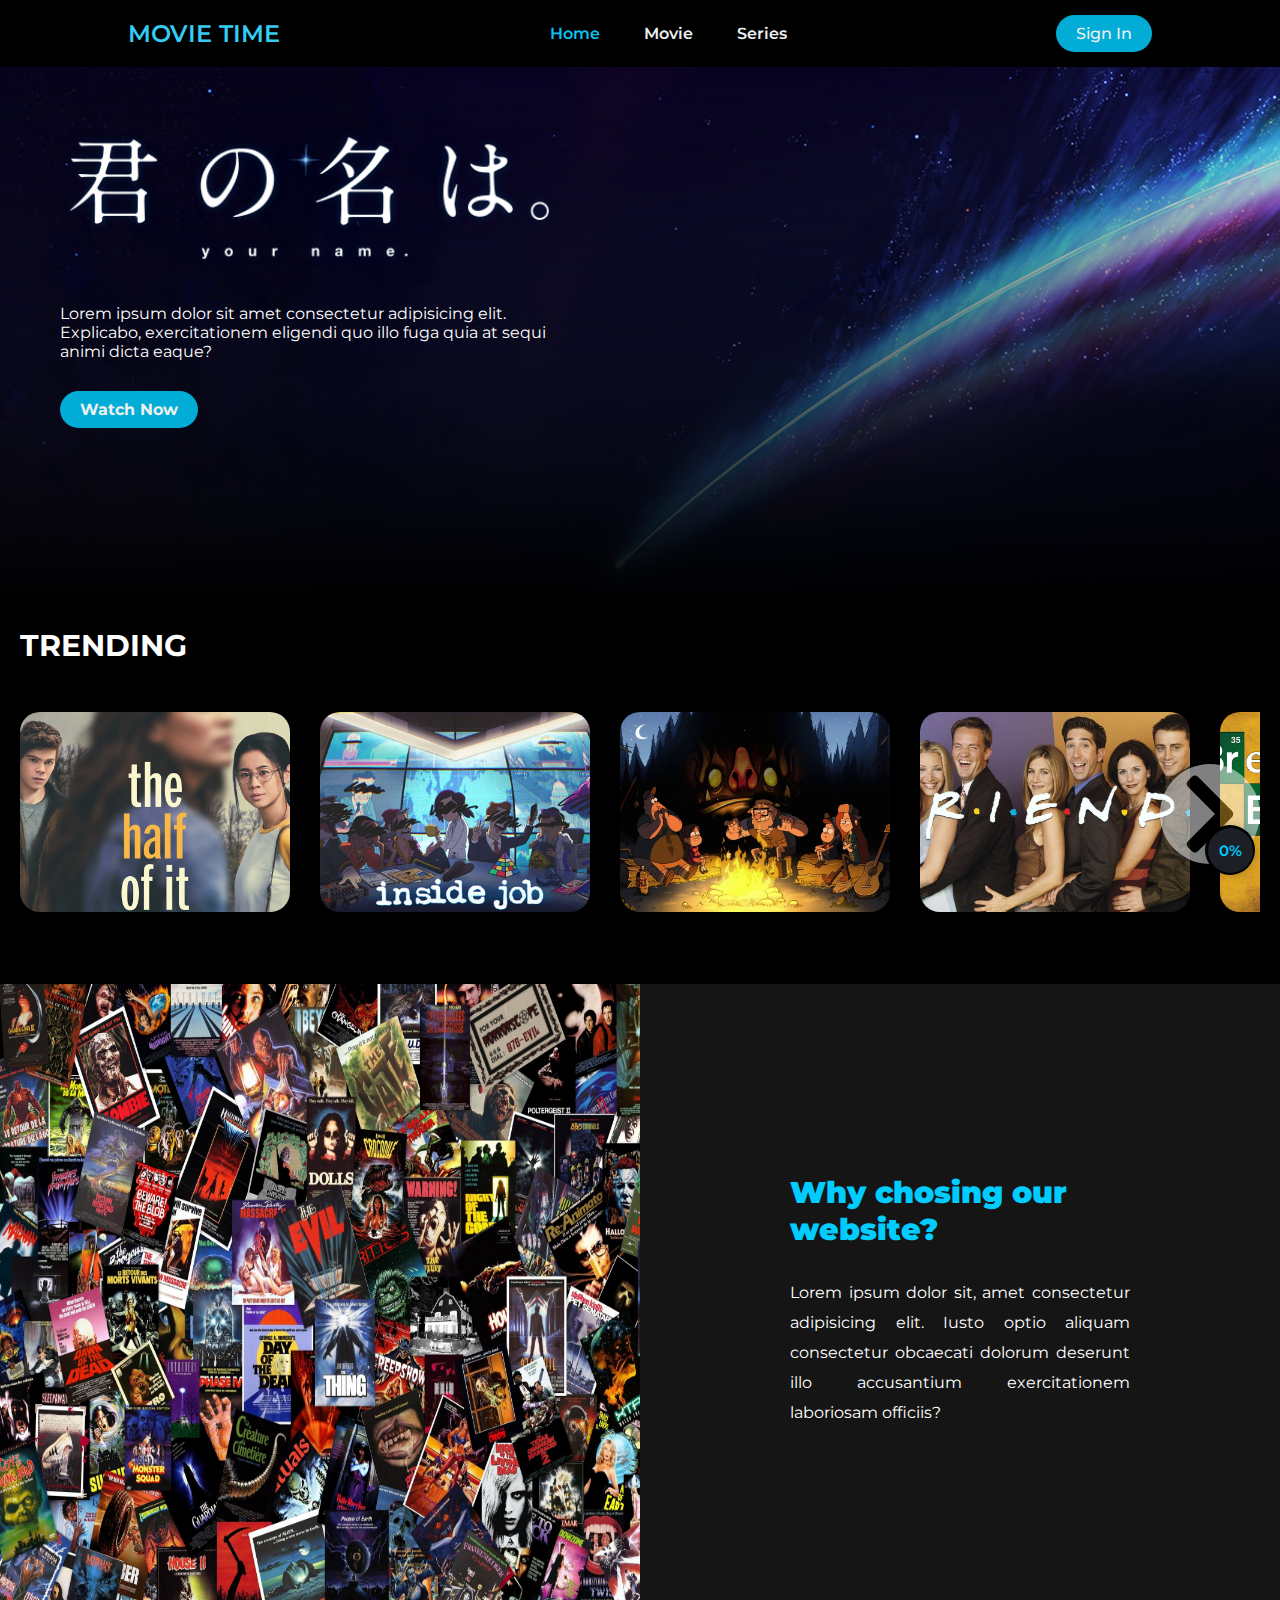
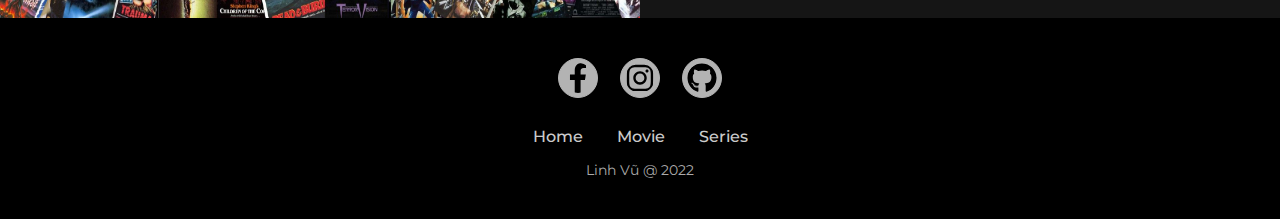
<file: index.html>
<!DOCTYPE html>
<html lang="en">
<head>
    <meta charset="UTF-8">
    <meta http-equiv="X-UA-Compatible" content="IE=edge">
    <meta name="viewport" content="width=device-width, initial-scale=1.0">
    <title>Movie Time</title>
    <link rel="shortcut icon" href="icons/title.ico">
    <script src="https://ajax.googleapis.com/ajax/libs/jquery/3.5.1/jquery.min.js"></script>
    <link rel="stylesheet" href="style.css">
</head>
<body>
    <header>
        <a href="index.html" id="logo">MOVIE TIME</a>
        <nav>
            <ul class="nav-menu" id="nav-menu">
                <li><a href="index.html" style="color: #0ac0ee;">Home</a></li>
                <li><a href="movie.html">Movie</a></li>
                <li><a href="series.html">Series</a></li>
                <!-- <li><a href="about.html">About</a></li> -->
            </ul>
        </nav>
        <a class="btn-sign-in" href="#">
            <button>Sign In</button>
        </a>

        <button class="hamburger">
            <span></span>
            <span></span>
            <span></span>
        </button>
    </header>

    <nav class="mobile-nav">
        <a href="index.html" style="color: #0ac0ee;">Home</a>
        <a href="movie.html">Movie</a>
        <a href="series.html">Series</a>
        <!-- <a href="about.html">About</a> -->
        <a class="btn-sign-in" href="#">Sign In</a>
    </nav>


    <div class="main-content">
        <!-- FEATURED MOVIE -->
        <div class="featured-movie" style="background: linear-gradient(to bottom, rgba(0, 0, 0, 0), #000000), url('images/cover.jpg');">
            <img class="featured-title" src="images/cover-title.png" alt="">
            <p class="featured-des">Lorem ipsum dolor sit amet consectetur adipisicing elit. Explicabo, exercitationem eligendi quo illo fuga quia at sequi animi dicta eaque?</p>
            <button class="featured-btn">Watch Now</button>
        </div>

        <div class="movie-list">
            <div class="movie-list-title">TRENDING</div>
            <div class="list-wrapper">
                <div class="trending-list">
                    <div class="trending-item">
                        <img src="images/trending1.jpg" alt="movie poster" class="trending-img">
                        <span class="trending-item-title">the half of it</span>
                        <p class="trending-item-des">Lorem ipsum dolor sit amet consectetur adipisicing elit. Iusto, corporis.</p>
                        <button class="trending-item-btn">Watch</button>
                    </div>
                    <div class="trending-item">
                        <img src="images/trending3.jpg" alt="movie poster" class="trending-img">
                        <span class="trending-item-title">inside job</span>
                        <p class="trending-item-des">Lorem ipsum dolor sit amet consectetur adipisicing elit. Iusto, corporis.</p>
                        <button class="trending-item-btn">Watch</button>
                    </div>
                    <div class="trending-item">
                        <img src="images/trending4.jpg" alt="movie poster" class="trending-img">
                        <span class="trending-item-title">Gravity Falls</span>
                        <p class="trending-item-des">Lorem ipsum dolor sit amet consectetur adipisicing elit. Iusto, corporis.</p>
                        <button class="trending-item-btn">Watch</button>
                    </div>
                    <div class="trending-item">
                        <img src="images/trending5.jpg" alt="movie poster" class="trending-img">
                        <span class="trending-item-title">F.R.I.E.N.D.S</span>
                        <p class="trending-item-des">Lorem ipsum dolor sit amet consectetur adipisicing elit. Iusto, corporis.</p>
                        <button class="trending-item-btn">Watch</button>
                    </div>
                    <div class="trending-item">
                        <img src="images/trending6.jpg" alt="movie poster" class="trending-img">
                        <span class="trending-item-title">Breaking Bad</span>
                        <p class="trending-item-des">Lorem ipsum dolor sit amet consectetur adipisicing elit. Iusto, corporis.</p>
                        <button class="trending-item-btn">Watch</button>
                    </div>
                    <div class="trending-item">
                        <img src="images/trending2.jpg" alt="movie poster" class="trending-img">
                        <span class="trending-item-title">Spider-man: No Way Home</span>
                        <p class="trending-item-des">Lorem ipsum dolor sit amet consectetur adipisicing elit. Iusto, corporis.</p>
                        <button class="trending-item-btn">Watch</button>
                    </div>
                </div>
                <img class="arrow go-right" src="icons/right-arrow.svg" alt="arrow">
            </div>    
        </div> 
    </div>


    <!-- ABOUT SECTION -->
    <div class="about">
        <div class="about-section">
            <div class="inner-container">
                <h3>Why chosing our website?</h3>
                <p>
                    Lorem ipsum dolor sit, amet consectetur adipisicing elit. Iusto optio aliquam consectetur obcaecati dolorum deserunt illo accusantium exercitationem laboriosam officiis?
                </p>
            </div>
        </div>
    </div>

    <!-- SIGN IN -->
    <div class="sign-in">
        <form class="sign-in-form">
            <h1>Login</h1>

            <div class="form-value">
                <input type="text" placeholder="Username" required>
            </div>
            <div class="form-value">
                <input type="password" placeholder="Password" required>
            </div>

            <input type="submit" class="sign-in-btn" value="Login">
            <div class="exit-sign-in">
                <span></span>
                <span></span>
            </div>
        </form>
        
    </div>


    <!-- SCROLL-BAR -->
    <div class="progress">
        <span class="progress-value">
            <p></p>
        </span>
    </div>

    <footer class="footer">
        <div class="social-media">
            <a href="https://www.facebook.com/frostguy112902" target="_blank"><img class="social-icon" src="icons/facebook.svg" alt="Facebook Page"></a>
            <a href="https://www.instagram.com/frost.1129/?hl=vi" target="_blank"><img class="social-icon" src="icons/instagram.svg" alt="Instagram Page"></a>
            <a href="https://github.com/frost1129" target="_blank"><img class="social-icon" src="icons/github.svg" alt="Github Page"></a>
        </div>
        <ul class="nav-list">
            <li><a href="index.html">Home</a></li>
            <li><a href="movie.html">Movie</a></li>
            <li><a href="series.html">Series</a></li>
            <!-- <li><a href="about.html">About</a></li> -->
        </ul>

        <p class="copyright">Linh Vũ @ 2022</p>
    </footer>

    <!-- SCRIPT -->
    <script src="app.js"></script>
</body>
</html>
</file>
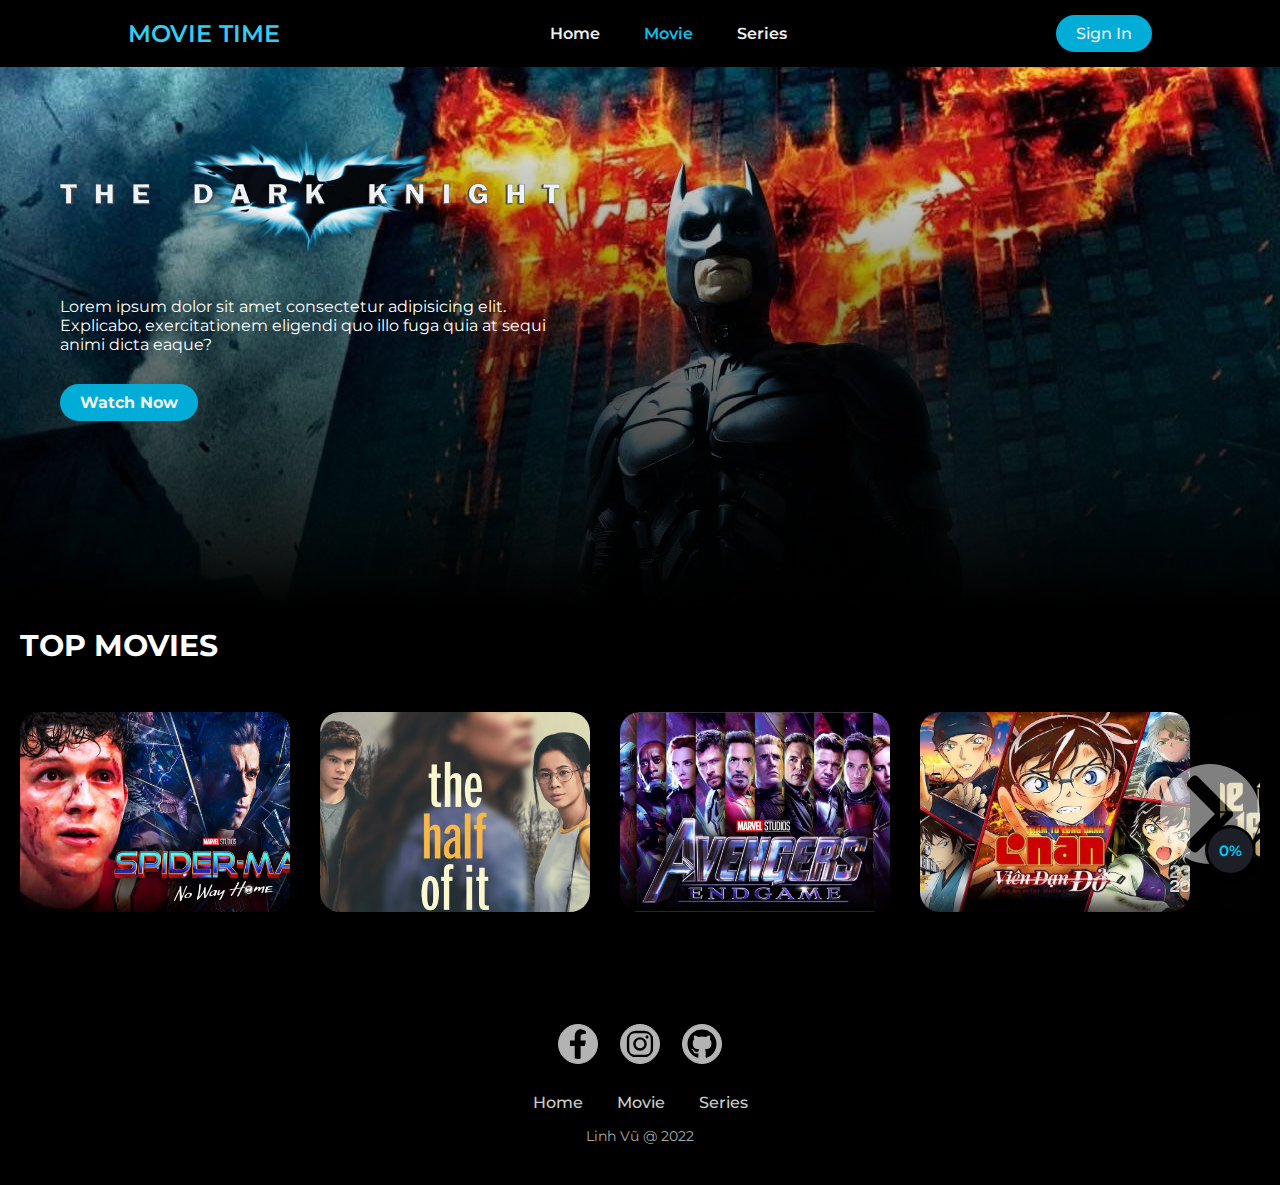
<file: movie.html>
<!DOCTYPE html>
<html lang="en">
<head>
    <meta charset="UTF-8">
    <meta http-equiv="X-UA-Compatible" content="IE=edge">
    <meta name="viewport" content="width=device-width, initial-scale=1.0">
    <title>Movie Time</title>
    <link rel="shortcut icon" href="icons/title.ico">
    <script src="https://ajax.googleapis.com/ajax/libs/jquery/3.5.1/jquery.min.js"></script>
    <link rel="stylesheet" href="style.css">
</head>
<body>
    <header>
        <a href="index.html" id="logo">MOVIE TIME</a>
        <nav>
            <ul class="nav-menu" id="nav-menu">
                <li><a href="index.html">Home</a></li>
                <li><a href="movie.html" style="color: #0ac0ee;">Movie</a></li>
                <li><a href="series.html">Series</a></li>
                <!-- <li><a href="about.html">About</a></li> -->
            </ul>
        </nav>
        <a class="btn-sign-in" href="#">
            <button>Sign In</button>
        </a>

        <button class="hamburger">
            <span></span>
            <span></span>
            <span></span>
        </button>
    </header>

    <nav class="mobile-nav">
        <a href="index.html">Home</a>
        <a href="movie.html">Movie</a>
        <a href="series.html">Series</a>
        <!-- <a href="about.html">About</a> -->
        <a class="btn-sign-in" href="#">Sign In</a>
    </nav>


    <div class="main-content">
        <!-- FEATURED MOVIE -->
        <div class="featured-movie" style="background: linear-gradient(to bottom, rgba(0, 0, 0, 0), #000000), url('images/cover2.jpg');">
            <img class="featured-title" src="images/cover2-title.png" alt="">
            <p class="featured-des">Lorem ipsum dolor sit amet consectetur adipisicing elit. Explicabo, exercitationem eligendi quo illo fuga quia at sequi animi dicta eaque?</p>
            <button class="featured-btn">Watch Now</button>
        </div>

        <div class="movie-list">
            <div class="movie-list-title">TOP MOVIES</div>
            <div class="list-wrapper">
                <div class="trending-list">
                    <div class="trending-item">
                        <img src="images/trending2.jpg" alt="movie poster" class="trending-img">
                        <span class="trending-item-title">Spider-man: No Way Home</span>
                        <p class="trending-item-des">Lorem ipsum dolor sit amet consectetur adipisicing elit. Iusto, corporis.</p>
                        <button class="trending-item-btn">Watch</button>
                    </div>
                    <div class="trending-item">
                        <img src="images/trending1.jpg" alt="movie poster" class="trending-img">
                        <span class="trending-item-title">the half of it</span>
                        <p class="trending-item-des">Lorem ipsum dolor sit amet consectetur adipisicing elit. Iusto, corporis.</p>
                        <button class="trending-item-btn">Watch</button>
                    </div>
                    <div class="trending-item">
                        <img src="images/trending7.jpg" alt="movie poster" class="trending-img">
                        <span class="trending-item-title">Avengers Endgame</span>
                        <p class="trending-item-des">Lorem ipsum dolor sit amet consectetur adipisicing elit. Iusto, corporis.</p>
                        <button class="trending-item-btn">Watch</button>
                    </div>
                    <div class="trending-item">
                        <img src="images/trending8.jpg" alt="movie poster" class="trending-img">
                        <span class="trending-item-title">Conan: Viên đạn đỏ</span>
                        <p class="trending-item-des">Lorem ipsum dolor sit amet consectetur adipisicing elit. Iusto, corporis.</p>
                        <button class="trending-item-btn">Watch</button>
                    </div>
                    <div class="trending-item">
                        <img src="images/trending10.jpg" alt="movie poster" class="trending-img">
                        <span class="trending-item-title">The Godfather</span>
                        <p class="trending-item-des">Lorem ipsum dolor sit amet consectetur adipisicing elit. Iusto, corporis.</p>
                        <button class="trending-item-btn">Watch</button>
                    </div>
                    <div class="trending-item">
                        <img src="images/trending11.jpg" alt="movie poster" class="trending-img">
                        <span class="trending-item-title">Parasite</span>
                        <p class="trending-item-des">Lorem ipsum dolor sit amet consectetur adipisicing elit. Iusto, corporis.</p>
                        <button class="trending-item-btn">Watch</button>
                    </div>
                    <div class="trending-item">
                        <img src="images/trending12.jpg" alt="movie poster" class="trending-img">
                        <span class="trending-item-title">Seven</span>
                        <p class="trending-item-des">Lorem ipsum dolor sit amet consectetur adipisicing elit. Iusto, corporis.</p>
                        <button class="trending-item-btn">Watch</button>
                    </div>
                    
                </div>
                <img class="arrow go-right" src="icons/right-arrow.svg" alt="arrow">
            </div>
            
        </div>
    </div>
    
    <!-- SIGN IN -->
    <div class="sign-in">
        <form class="sign-in-form">
            <h1>Login</h1>

            <div class="form-value">
                <input type="text" placeholder="Username" required>
            </div>
            <div class="form-value">
                <input type="password" placeholder="Password" required>
            </div>

            <input type="submit" class="sign-in-btn" value="Login">
            <div class="exit-sign-in">
                <span></span>
                <span></span>
            </div>
        </form>
        
    </div>

    <!-- SCROLL-BAR -->
    <div class="progress">
        <span class="progress-value">
            <p></p>
        </span>
    </div>

    <footer class="footer">
        <div class="social-media">
            <a href="https://www.facebook.com/frostguy112902" target="_blank"><img class="social-icon" src="icons/facebook.svg" alt="Facebook Page"></a>
            <a href="https://www.instagram.com/frost.1129/?hl=vi" target="_blank"><img class="social-icon" src="icons/instagram.svg" alt="Instagram Page"></a>
            <a href="https://github.com/frost1129" target="_blank"><img class="social-icon" src="icons/github.svg" alt="Github Page"></a>
        </div>
        <ul class="nav-list">
            <li><a href="index.html">Home</a></li>
            <li><a href="movie.html">Movie</a></li>
            <li><a href="series.html">Series</a></li>
            <!-- <li><a href="about.html">About</a></li> -->
        </ul>

        <p class="copyright">Linh Vũ @ 2022</p>
    </footer>

    <!-- SCRIPT -->
    <script src="app.js"></script>
</body>
</html>
</file>
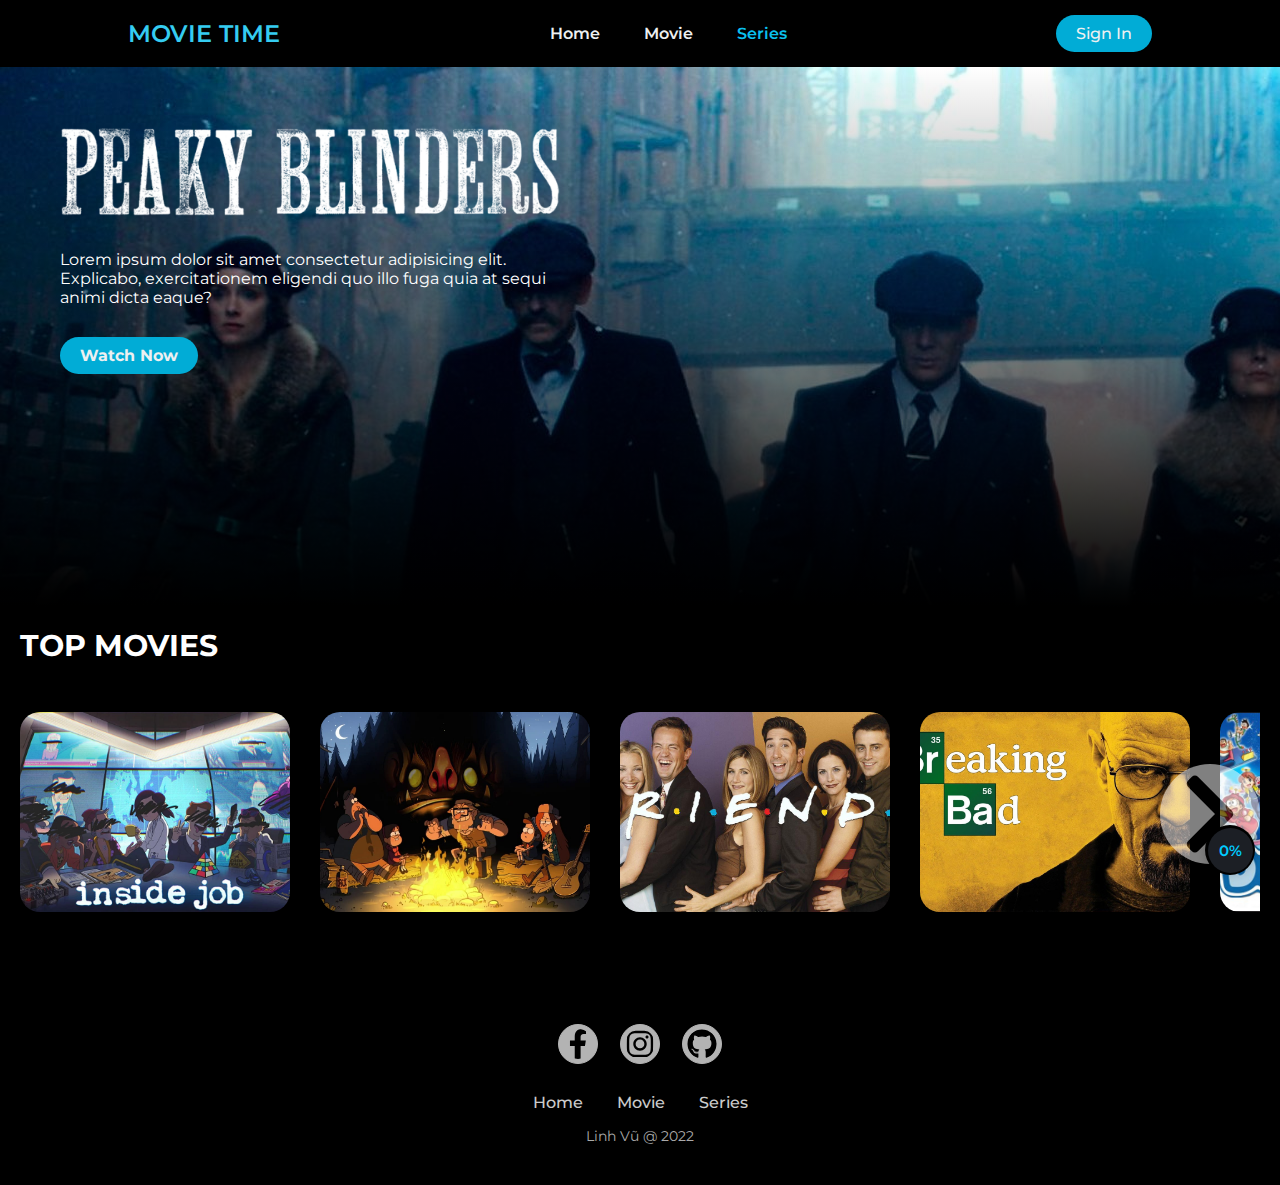
<file: series.html>
<!DOCTYPE html>
<html lang="en">
<head>
    <meta charset="UTF-8">
    <meta http-equiv="X-UA-Compatible" content="IE=edge">
    <meta name="viewport" content="width=device-width, initial-scale=1.0">
    <title>Movie Time</title>
    <link rel="shortcut icon" href="icons/title.ico">
    <script src="https://ajax.googleapis.com/ajax/libs/jquery/3.5.1/jquery.min.js"></script>
    <link rel="stylesheet" href="style.css">
</head>
<body>
    <header>
        <a href="index.html" id="logo">MOVIE TIME</a>
        <nav>
            <ul class="nav-menu" id="nav-menu">
                <li><a href="index.html">Home</a></li>
                <li><a href="movie.html">Movie</a></li>
                <li><a href="series.html" style="color: #0ac0ee;">Series</a></li>
                <!-- <li><a href="about.html">About</a></li> -->
            </ul>
        </nav>
        <a class="btn-sign-in" href="#">
            <button>Sign In</button>
        </a>

        <button class="hamburger">
            <span></span>
            <span></span>
            <span></span>
        </button>
    </header>

    <nav class="mobile-nav">
        <a href="index.html">Home</a>
        <a href="movie.html">Movie</a>
        <a href="series.html">Series</a>
        <!-- <a href="about.html">About</a> -->
        <a class="btn-sign-in" href="#">Sign In</a>
    </nav>


    <div class="main-content">
        <!-- FEATURED MOVIE -->
        <div class="featured-movie" style="background: linear-gradient(to bottom, rgba(0, 0, 0, 0), #000000), url('images/cover3.jpg');">
            <img class="featured-title" src="images/cover3-title.png" alt="">
            <p class="featured-des">Lorem ipsum dolor sit amet consectetur adipisicing elit. Explicabo, exercitationem eligendi quo illo fuga quia at sequi animi dicta eaque?</p>
            <button class="featured-btn">Watch Now</button>
        </div>

        <div class="movie-list">
            <div class="movie-list-title">TOP MOVIES</div>
            <div class="list-wrapper">
                <div class="trending-list">
                    <div class="trending-item">
                        <img src="images/trending3.jpg" alt="movie poster" class="trending-img">
                        <span class="trending-item-title">inside job</span>
                        <p class="trending-item-des">Lorem ipsum dolor sit amet consectetur adipisicing elit. Iusto, corporis.</p>
                        <button class="trending-item-btn">Watch</button>
                    </div>
                    <div class="trending-item">
                        <img src="images/trending4.jpg" alt="movie poster" class="trending-img">
                        <span class="trending-item-title">Gravity Falls</span>
                        <p class="trending-item-des">Lorem ipsum dolor sit amet consectetur adipisicing elit. Iusto, corporis.</p>
                        <button class="trending-item-btn">Watch</button>
                    </div>
                    <div class="trending-item">
                        <img src="images/trending5.jpg" alt="movie poster" class="trending-img">
                        <span class="trending-item-title">F.R.I.E.N.D.S</span>
                        <p class="trending-item-des">Lorem ipsum dolor sit amet consectetur adipisicing elit. Iusto, corporis.</p>
                        <button class="trending-item-btn">Watch</button>
                    </div>
                    <div class="trending-item">
                        <img src="images/trending6.jpg" alt="movie poster" class="trending-img">
                        <span class="trending-item-title">Breaking Bad</span>
                        <p class="trending-item-des">Lorem ipsum dolor sit amet consectetur adipisicing elit. Iusto, corporis.</p>
                        <button class="trending-item-btn">Watch</button>
                    </div>
                    <div class="trending-item">
                        <img src="images/trending9.jpg" alt="movie poster" class="trending-img">
                        <span class="trending-item-title">Doraemon</span>
                        <p class="trending-item-des">Lorem ipsum dolor sit amet consectetur adipisicing elit. Iusto, corporis.</p>
                        <button class="trending-item-btn">Watch</button>
                    </div>
                    <div class="trending-item">
                        <img src="images/trending13.jpg" alt="movie poster" class="trending-img">
                        <span class="trending-item-title">DareDevil</span>
                        <p class="trending-item-des">Lorem ipsum dolor sit amet consectetur adipisicing elit. Iusto, corporis.</p>
                        <button class="trending-item-btn">Watch</button>
                    </div>
                    
                </div>
                <img class="arrow go-right" src="icons/right-arrow.svg" alt="arrow">
            </div>
            
        </div>
    </div>

    <!-- SIGN IN -->
    <div class="sign-in">
        <form class="sign-in-form">
            <h1>Login</h1>

            <div class="form-value">
                <input type="text" placeholder="Username" required>
            </div>
            <div class="form-value">
                <input type="password" placeholder="Password" required>
            </div>

            <input type="submit" class="sign-in-btn" value="Login">
            <div class="exit-sign-in">
                <span></span>
                <span></span>
            </div>
        </form>
        
    </div>
    
    <!-- SCROLL-BAR -->
    <div class="progress">
        <span class="progress-value">
            <p></p>
        </span>
    </div>

    <footer class="footer">
        <div class="social-media">
            <a href="https://www.facebook.com/frostguy112902" target="_blank"><img class="social-icon" src="icons/facebook.svg" alt="Facebook Page"></a>
            <a href="https://www.instagram.com/frost.1129/?hl=vi" target="_blank"><img class="social-icon" src="icons/instagram.svg" alt="Instagram Page"></a>
            <a href="https://github.com/frost1129" target="_blank"><img class="social-icon" src="icons/github.svg" alt="Github Page"></a>
        </div>
        <ul class="nav-list">
            <li><a href="index.html">Home</a></li>
            <li><a href="movie.html">Movie</a></li>
            <li><a href="series.html">Series</a></li>
            <!-- <li><a href="about.html">About</a></li> -->
        </ul>

        <p class="copyright">Linh Vũ @ 2022</p>
    </footer>

    <!-- SCRIPT -->
    <script src="app.js"></script>
</body>
</html>
</file>
<file: style.css>
@import url('https://fonts.googleapis.com/css2?family=Montserrat:wght@500&display=swap');
@import url('https://fonts.googleapis.com/css2?family=Fira+Sans+Condensed:wght@600&display=swap');
* {
    padding: 0px;
    margin: 0px;
    box-sizing: border-box;
    font-size: 16px;
    background-color: #000000;
    font-family: "Montserrat", sans-serif;
}

/* ---------- NAV BAR ---------- */
li, a, button {
    font-weight: 500;
    color: #edf0f1;
    text-decoration: none;
}

header {
    width: 100%;
    background-color: #000000;
    display: flex;
    justify-content: space-between;
    align-items: center;
    padding: 15px 10%;
    z-index: 99;
}
header.sticky-scroll {
    position: fixed;
    top: 0;
    left: 0;
}

#logo {
    z-index: 99;
    cursor: pointer;
    font-family: "Fira Sans Condensed" sans-serif;
    font-size: 24px;
    font-weight: 600;
    color: #35ccf1;
    background: none;
}

.nav-menu {
    list-style: none;
}
.nav-menu li {
    display: inline-block;
    padding: 0px 20px;
}
.nav-menu li a {
    transition: all 0.3s ease 0s;
    font-weight: 600;
}
.nav-menu li a:hover {
    color: #0088a9;
}

button {
    padding: 9px 20px;
    background-color: #01acd6;
    border: none;
    border-radius: 50px;
    cursor: pointer;
    transition: all 0.3s ease 0s;
}
button:hover {
    background-color: rgba(0, 136, 169, 0.8);
}

/* ---------- HAMBURGER MENU ---------- */
.hamburger {
    display: none;
}
.mobile-nav {
    display: none;
}

/* ---------- MOVIE SLIDER ---------- */
.featured-movie {
    padding: 60px;
    height: 60vh;
}
.featured-title {
    width: 500px;
    background-color: rgba(0, 0, 0, 0);
}
.featured-des {
    color: white;
    width: 500px;
    margin: 30px 0px;
    background-color: rgba(0, 0, 0, 0);
}
.featured-btn {
    background-color: #01acd6;
    font-weight: bold;
}

.movie-list-title {
    color: white;
    font-size: 30px;
    font-weight: bold;
}

.movie-list {
    padding: 20px;
}
.list-wrapper {
    position: relative;
    overflow: hidden;
}

.trending-list {
    display: flex;
    height: 300px;
    align-items: center;
}
.trending-item {
    margin-right: 30px;
    position: relative;
    transition: all 1s ease;
}
.trending-item:hover .trending-img {
    transform: scale(1.2);
    margin: 0 15px;
    opacity: 0.5;
}

.trending-item:hover .trending-item-title, .trending-item:hover .trending-item-des, .trending-item:hover .trending-item-btn {
    opacity: 1;
}

.trending-img {
    width: 270px;
    height: 200px;
    object-fit: cover;
    overflow: hidden;
    border-radius: 20px;
    transition: all 0.7s ease-in-out;
}

.trending-item-title {
    color: #01acd6;
    background-color: rgba(0, 0, 0, 0);
    padding: 0 10px;
    font-size: 32px;
    font-weight: bold;
    position: absolute;
    top: 10px;
    left: 30px;
    opacity: 0;
    transition: 1s all ease-in-out;
}
.trending-item-des {
    color: white;
    background-color: rgba(0, 0, 0, 0);
    padding: 10px;
    font-size: 14px;
    position: absolute;
    bottom: 40px;
    left: 30px;
    width: 220px;
    opacity: 0;
    transition: 1s all ease-in-out;
}
.trending-item-btn {
    width: 100px;
    cursor: pointer;
    position: absolute;
    bottom: 10px;
    left: 110px;
    opacity: 0;
    transition: 1s all ease-in-out;
}

.arrow {
    background-color: rgb(255, 255, 255);
    height: 100px;
    width: 100px;
    padding: 5px;
    border-radius: 50%;
    position: absolute;
    top: 100px;
    opacity: 0.5;
    cursor: pointer;
    right: 0px;
}

/* ---------- ABOUT SECTION --------- */
.about {
    min-height: 60vh;
    display: flex;
    align-items: center;
    justify-content: center;
    background-color: #02cafc;
}

.about-section {
    background: url(images/about-us-img.jpg) no-repeat left;
    background-size: 60% 100%;
    background-color: #151515;
    overflow: hidden;
}

.inner-container {
    width: 50%;
    float: right;
    background-color: #151515;
    padding: 150px;
}
.inner-container h3 {
    margin-top: 40px;
    margin-bottom: 30px;
    font-size: 30px;
    font-weight: 900;
    background: none;
    color: #00ccff;
}
.inner-container p {
    color: white;
    background: none;
    line-height: 30px;
    text-align: justify;
    margin-bottom: 40px;
}

/* ---------- SIGN IN --------- */
.sign-in {
    display: none;
}
.sign-in.is-active {
    min-height: 100vh;
    width: 100%;
    position: fixed;
    top: 0;
    background-image: linear-gradient(120deg, #3498dbe8, #8d44add5);
    display: flex;
    align-items: center;
    justify-content: center;
    z-index: 100;
}

.sign-in-form {
    width: 360px;
    background-color: #000000;
    height: 580px;
    padding: 80px 40px;
    border-radius: 10px;
    position: absolute;
}

.sign-in-form h1 {
    text-align: center;
    margin-bottom: 60px;
    background: none;
    font-size: 30px;
    color: #fafafa;
}

.form-value {
    border: none;
    border-bottom: 2px solid #d8d8d8;
    position: relative;
    margin: 30px 0;
}
.form-value label {
    position: absolute;
    top: 50%;
    left: 5px;
    background: none;
    color: #adadad;
    transform: translate(-50%);
    font: 16px;
}
.form-value input {
    font-size: 15px;
    color: #d8d8d8;
    width: 100%;
    border: none;
    outline: none;
    background: none;
    padding: 0 5px;
    height: 50px;
}

.sign-in-btn {
    display: block;
    width: 100%;
    height: 50px;
    border: none;
    border-radius: 10px;
    background: linear-gradient(120deg, #3498db, #8e44ad);
    background-size: 200%;
    color: #fafafa;
    font-weight: 800;
    cursor: pointer;
    transition: all 0.5s ease;
}
.sign-in-btn:hover {
    background-position: right;
}

.exit-sign-in {
    margin-top: 60px;
    width: 100%;
}
.exit-sign-in span {
    display: block;
    width: 40px;
    height: 6px;
    margin-bottom: 5px;
    margin: 0 auto;

    background-color: white;
    border-radius: 6px;
    transition: 0.5s ease all;
}
.exit-sign-in span:nth-child(1) {
    transform: translate(0px, 6px) rotate(45deg);
}
.exit-sign-in span:nth-child(2) {
    transform: rotate(-45deg);
}
.exit-sign-in:hover span {
    background: linear-gradient(120deg, #3498db, #8e44ad);
}

/* ---------- FOOTER --------- */
.footer {
    padding: 40px 0px;
}

.footer img {
    /* background-color: white; */
    height: 40px;
    width: 40px;
    line-height: 35px;
    padding: 4px;
    margin: 0 9px;
    border: 1px solid white;
    border-radius: 50%;
    background-color: white;
    opacity: 0.7;
    display: inline-block;
    transition: all 0.5s ease;
}

.footer .social-media {
    text-align: center;
    padding-bottom: 25px;
}

.footer img:hover {
    opacity: 1;
    cursor: pointer;
    transform: scale(1.2);
}

.footer ul {
    text-align: center;
}

.footer ul li {
    display: inline-block;
    padding: 0 15px;
}
.footer ul li a {
    color: white;
    opacity: 0.8;
}
.footer ul li a:hover {
    opacity: 1;
}

.footer .copyright {
    margin-top: 15px;
    text-align: center;
    font-size: 14px;
    color: #aaa;
}


/* ---------- SCROLLBAR ---------- */
::-webkit-scrollbar {
    display: none;
}

.progress {
    height: 50px;
    width: 50px;
    border-radius: 50%;
    position: fixed;
    bottom: 25px;
    right: 25px;
    box-shadow: 0px 0px 10px rgba(0, 0, 0, 0.2);
    display: grid;
    place-items: center;
    z-index: 90;
}

.progress-value {
    display: block;
    height: calc(100% - 5px);
    width: calc(100% - 5px);
    background-color: #1c1f25;
    border-radius: 50%;
    display: grid;
    place-items: center;
}

.progress-value p {
    background-color: rgba(0, 0, 0, 0);
    color: #00ccff;
    user-select: none;
    font-weight: 600;
    font-size: 15px;
}


/* ---------- MEDIA QUERY ---------- */
@media screen and (max-width: 1200px) {
    .inner-container {
        padding: 80px;
    }
}
@media screen and (max-width: 768px) {
    nav, .btn-sign-in {
        display: none;
    }

    /* ---------- ABOUT SECTION --------- */
    .about {
        min-height: 40%;
    }
    .about-section {
        padding: 40px 40px;
        background-size: cover;
        background-position: center;
    }
    .inner-container {
        width: 100%;
        padding: 20px;
        background: rgba(0, 0, 0, 0.8)
    }

    /* ---------- HAMBURGER MENU ---------- */
    .hamburger {
        display: block;
        position: relative;
        z-index: 1;

        user-select: none;
        background: none;
        padding: 0;
        margin: 0;
        cursor: pointer;
        z-index: 99;
    }
    .hamburger:hover {
        background: none;
    }
    .hamburger span {
        display: block;
        width: 33px;
        height: 4px;
        margin-bottom: 5px;
        position: relative;

        background-color: white;
        border-radius: 6px;
        transform-origin: 0 0;
        transition: 0.5s;
    }
    .hamburger:hover span:nth-child(2) {
        transform: translateX(10px);
        background-color: #0ac0ee;
    }


    .hamburger.is-active span:nth-child(1) {
        transform: translate(0px, -2px) rotate(45deg);
    }
    .hamburger.is-active span:nth-child(3) {
        transform: translate(-3px, 3px) rotate(-45deg);
    }
    .hamburger.is-active span:nth-child(2) {
        transform: translateX(15px);
        opacity: 0;
    }

    .hamburger.is-active:hover span {
        background-color: #0ac0ee;
    }

    /* ---------- MOBILE NAVIGATION ---------- */
    .mobile-nav {
        position: fixed;
        top: 0;
        left: 100%;
        padding-top: 120px;
        width: 100%;
        min-height: 100vh;
        display: block;
        z-index: 98;
        background-color: #151515c7;
        transition: ease 0.4s;
    }

    .mobile-nav.is-active {
        left: 0;
    }
    
    .mobile-nav a {
        border-radius: 20px;
        display: block;
        text-align: center;
        width: 100%;
        max-width: 200px;
        margin: 0 auto 16px;
        padding: 12px 16px;
        background-color: #00627a;
        transition: all 1s ease;
    }

    .mobile-nav a:hover {
        background-color: #00ccff;
    }

    /* ---------- MOBILE PAGE ---------- */
    .featured-movie {
        padding: 40px;
        height: 50vh;
    }
    .featured-title {
        width: 100%;
    }
    .featured-des {
        color: white;
        width: 100%;
    }
    .movie-list-title {
        color: white;
        font-size: 25px;
        font-weight: bold;
    }
    .arrow {
        height: 80px;
        width: 80px;
    }
}
</file>
